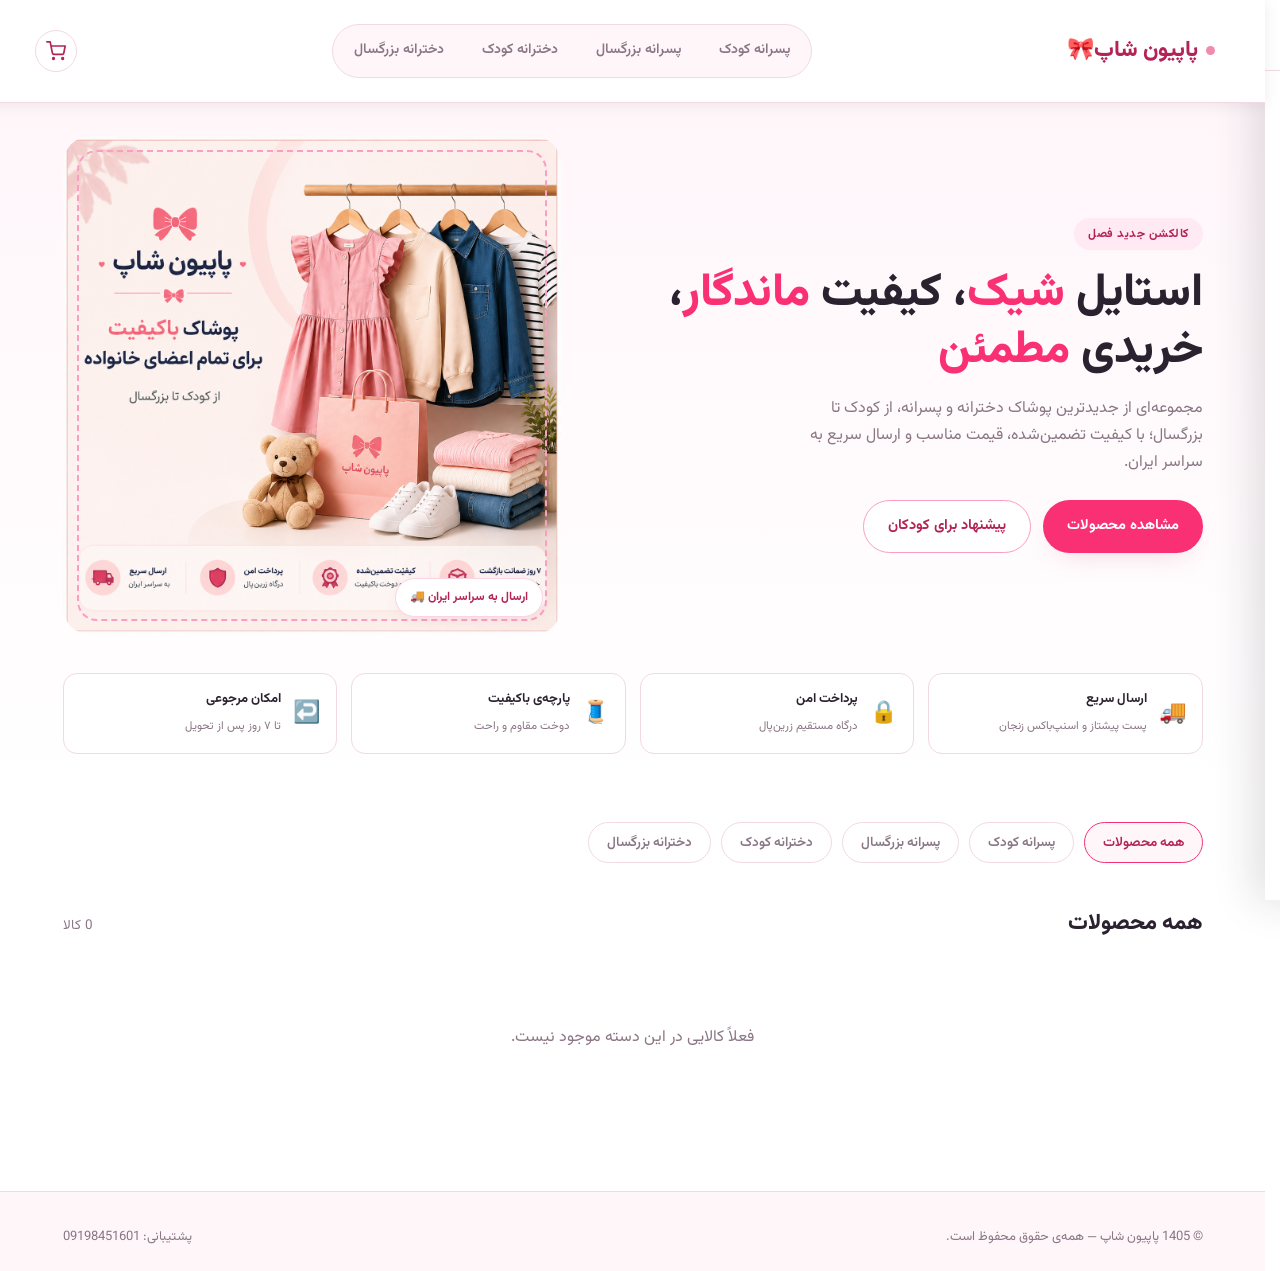
<file: index.html>
<!DOCTYPE html>
<html lang="fa" dir="rtl">
<head>
<meta charset="UTF-8">
<meta name="viewport" content="width=device-width, initial-scale=1.0">
<title>پاپیون | فروشگاه آنلاین لباس کودک و بزرگسال</title>
<link rel="preconnect" href="https://fonts.googleapis.com">
<link href="https://fonts.googleapis.com/css2?family=Vazirmatn:wght@400;500;600;700;800&display=swap" rel="stylesheet">
<link rel="stylesheet" href="css/style.css">
</head>
<body>

<header class="site-header">
  <div class="container header-inner">
    <button class="icon-btn nav-toggle" onclick="toggleMobileNav()" aria-label="باز کردن منو">
      <svg viewBox="0 0 24 24" fill="none" stroke-width="2" stroke-linecap="round"><path d="M4 6h16M4 12h16M4 18h16"/></svg>
    </button>

    <a href="index.html" class="logo"><span class="dot"></span>پاپیون شاپ🎀</a>

    <nav class="main-nav" id="mainNav">
      <div class="nav-head">
        <span>دسته‌بندی‌ها</span>
        <button class="close-btn" onclick="closeNav()" aria-label="بستن منو">
          <svg viewBox="0 0 24 24" fill="none" stroke-width="2" stroke-linecap="round"><path d="M18 6 6 18M6 6l12 12"/></svg>
        </button>
      </div>
      <a href="index.html?cat=boy-kids" data-cat="boy-kids">پسرانه کودک</a>
      <a href="index.html?cat=boy-adult" data-cat="boy-adult">پسرانه بزرگسال</a>
      <a href="index.html?cat=girl-kids" data-cat="girl-kids">دخترانه کودک</a>
      <a href="index.html?cat=girl-adult" data-cat="girl-adult">دخترانه بزرگسال</a>
    </nav>

    <div class="header-actions">
      <button class="icon-btn" onclick="openCart()" aria-label="سبد خرید">
        <svg viewBox="0 0 24 24" fill="none" stroke-width="2" stroke-linecap="round" stroke-linejoin="round"><circle cx="9" cy="21" r="1"/><circle cx="20" cy="21" r="1"/><path d="M1 1h4l2.68 13.39a2 2 0 0 0 2 1.61h9.72a2 2 0 0 0 2-1.61L23 6H6"/></svg>
        <span class="cart-count" id="cartCount">0</span>
      </button>
    </div>
  </div>
</header>

<section class="hero">
  <div class="container hero-inner">
    <div>
      <span class="hero-eyebrow">کالکشن جدید فصل</span>
        <h1>استایل <em>شیک</em>، کیفیت <em>ماندگار</em>، خریدی  <em>مطمئن</em></h1>      <p class="lead">مجموعه‌ای از جدیدترین پوشاک دخترانه و پسرانه، از کودک تا بزرگسال؛ با کیفیت تضمین‌شده، قیمت مناسب و ارسال سریع به سراسر ایران.</p>
      <div style="display:flex;gap:12px;flex-wrap:wrap;">
        <a href="#productGrid" class="btn btn-primary">مشاهده محصولات</a>
        <a href="index.html?cat=girl-kids" class="btn btn-outline">پیشنهاد برای کودکان</a>
      </div>
    </div>
<div class="hero-visual">
    <img src="assets/img/conteener.png"
         alt="پاپیون شاپ"
         class="hero-image">

    <span class="hero-badge">ارسال به سراسر ایران 🚚</span>
</div>
  </div>

  <div class="container">
    <div class="features-strip">
      <div class="feature-item">
        <span class="feature-icon">🚚</span>
        <div><b>ارسال سریع</b><small>پست پیشتاز و اسنپ‌باکس زنجان</small></div>
      </div>
      <div class="feature-item">
        <span class="feature-icon">🔒</span>
        <div><b>پرداخت امن</b><small>درگاه مستقیم زرین‌پال</small></div>
      </div>
      <div class="feature-item">
        <span class="feature-icon">🧵</span>
        <div><b>پارچه‌ی باکیفیت</b><small>دوخت مقاوم و راحت</small></div>
      </div>
      <div class="feature-item">
        <span class="feature-icon">↩️</span>
        <div><b>امکان مرجوعی</b><small>تا ۷ روز پس از تحویل</small></div>
      </div>
    </div>
  </div>
</section>

<main class="container">
  <div class="filters" id="filters">
    <button class="chip" data-cat="">همه محصولات</button>
    <button class="chip" data-cat="boy-kids">پسرانه کودک</button>
    <button class="chip" data-cat="boy-adult">پسرانه بزرگسال</button>
    <button class="chip" data-cat="girl-kids">دخترانه کودک</button>
    <button class="chip" data-cat="girl-adult">دخترانه بزرگسال</button>
  </div>

  <div class="section-title" id="productGrid">
    <h2 id="gridTitle">همه محصولات</h2>
    <span id="gridCount"></span>
  </div>
  <div class="grid" id="grid"></div>
</main>

<footer class="site-footer">
  <div class="container footer-inner">
    <span>© 1405 پاپیون شاپ — همه‌ی حقوق محفوظ است.</span>
    <span>پشتیبانی: 09198451601 </span>
  </div>
</footer>

<!-- سبد خرید -->
<div class="overlay" id="overlay"></div>
<aside class="cart-drawer" id="cartDrawer">
  <div class="cart-head">
    <h3>سبد خرید</h3>
    <button class="close-btn" onclick="closeCart()">
      <svg viewBox="0 0 24 24" fill="none" stroke-width="2" stroke-linecap="round"><path d="M18 6 6 18M6 6l12 12"/></svg>
    </button>
  </div>
  <div class="cart-items" id="cartItems"></div>
  <div class="cart-foot" id="cartFoot" style="display:none">
    <div class="cart-total-row"><span>جمع کل</span><span id="cartTotal">۰ تومان</span></div>
    <a href="checkout.html" class="btn btn-primary btn-block">ادامه فرآیند خرید</a>
  </div>
</aside>

<div class="toast" id="toast"></div>

<script src="js/config.js"></script>
<script src="js/app.js"></script>
<script>
const CAT_LABELS = {
  "": "همه محصولات",
  "boy-kids": "پسرانه کودک",
  "boy-adult": "پسرانه بزرگسال",
  "girl-kids": "دخترانه کودک",
  "girl-adult": "دخترانه بزرگسال"
};

function currentCat(){
  const params = new URLSearchParams(location.search);
  return params.get("cat") || "";
}

function markActiveNav(cat){
  document.querySelectorAll(".main-nav a").forEach(a=>{
    a.classList.toggle("active", a.dataset.cat === cat);
  });
  document.querySelectorAll(".chip").forEach(c=>{
    c.classList.toggle("active", c.dataset.cat === cat);
  });
}

function productCardHTML(p){
  const img = (p.images && p.images[0]) || "";
  const ribbon = !p.stock
    ? `<span class="ribbon out">ناموجود</span>`
    : (p.isNew ? `<span class="ribbon">جدید</span>` : "");
  return `
  <a class="card" href="product.html?id=${p.id}">
    <div class="card-media">
      <img src="${img}" alt="${p.name}" loading="lazy">
      ${ribbon}
    </div>
    <div class="card-body">
      <span class="card-cat">${CAT_LABELS[p.category] || ""}</span>
      <h3 class="card-name">${p.name}</h3>
      <p class="card-desc">${p.description}</p>
      <div class="card-footer">
        <span class="price">${formatPrice(p.price)}</span>
        <button type="button" class="add-btn" data-id="${p.id}" aria-label="افزودن سریع به سبد خرید" ${p.stock ? "" : "disabled"}>
          <svg viewBox="0 0 24 24" fill="none" stroke-width="2" stroke-linecap="round"><path d="M12 5v14M5 12h14"/></svg>
        </button>
      </div>
    </div>
  </a>`;
}

async function renderGrid(){
  const cat = currentCat();
  markActiveNav(cat);
  document.getElementById("gridTitle").textContent = CAT_LABELS[cat] || "همه محصولات";

  const all = await loadAllProducts();
  const list = cat ? all.filter(p=>p.category===cat) : all;
  document.getElementById("gridCount").textContent = `${list.length} کالا`;

  const grid = document.getElementById("grid");
  if(list.length===0){
    grid.innerHTML = `<div class="empty-state" style="grid-column:1/-1">فعلاً کالایی در این دسته موجود نیست.</div>`;
    return;
  }
  grid.innerHTML = list.map(productCardHTML).join("");
}

document.getElementById("filters").addEventListener("click", (e)=>{
  const chip = e.target.closest(".chip");
  if(!chip) return;
  const cat = chip.dataset.cat;
  const url = cat ? `index.html?cat=${cat}` : "index.html";
  history.pushState({}, "", url);
  renderGrid();
});

// افزودن سریع به سبد از روی کارت محصول، بدون رفتن به صفحه‌ی جزئیات
document.getElementById("grid").addEventListener("click", async (e)=>{
  const btn = e.target.closest(".add-btn");
  if(!btn) return;
  e.preventDefault();
  e.stopPropagation();
  const id = btn.dataset.id;
  const all = await loadAllProducts();
  const p = all.find(x => x.id === id);
  if(!p) return;
  if(!p.stock){ showToast("این کالا ناموجود است"); return; }
  addToCart(p, 1, (p.sizes && p.sizes[0]) || null, (p.colors && p.colors[0]) || null);
});

renderGrid();
</script>
</body>
</html>
</file>
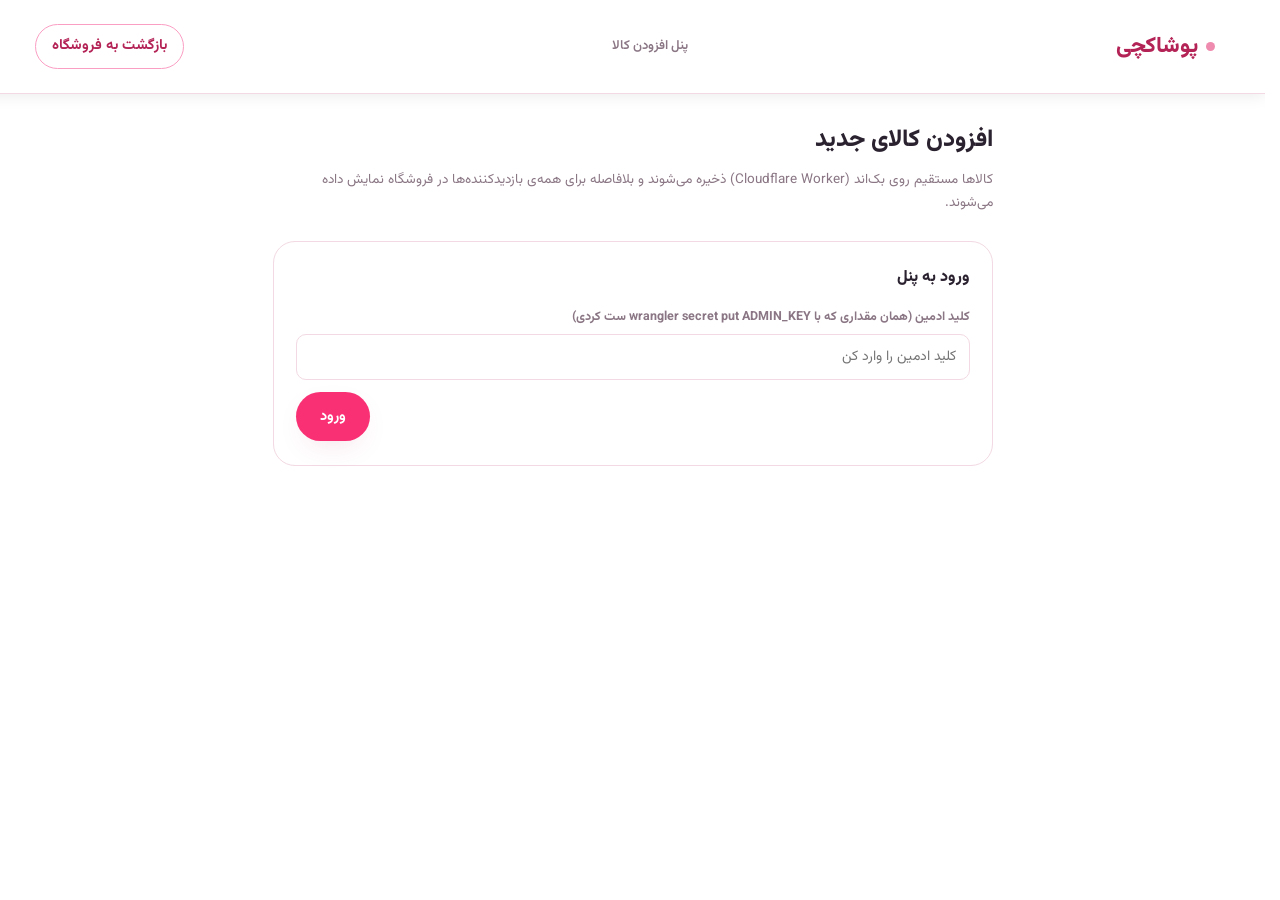
<file: admin.html>
<!DOCTYPE html>
<html lang="fa" dir="rtl">
<head>
<meta charset="UTF-8">
<meta name="viewport" content="width=device-width, initial-scale=1.0">
<title>افزودن کالا | پوشاکچی</title>
<link rel="preconnect" href="https://fonts.googleapis.com">
<link href="https://fonts.googleapis.com/css2?family=Vazirmatn:wght@400;500;600;700;800&display=swap" rel="stylesheet">
<link rel="stylesheet" href="css/style.css">
</head>
<body>

<header class="site-header">
  <div class="container header-inner">
    <a href="index.html" class="logo"><span class="dot"></span> پوشاکچی</a>
    <span style="font-size:13px;color:var(--muted);font-weight:600;">پنل افزودن کالا</span>
    <a href="index.html" class="btn btn-outline" style="padding:9px 16px">بازگشت به فروشگاه</a>
  </div>
</header>

<div class="admin-wrap">
  <div class="admin-header">
    <h1>افزودن کالای جدید</h1>
    <p>کالاها مستقیم روی بک‌اند (Cloudflare Worker) ذخیره می‌شوند و بلافاصله برای همه‌ی بازدیدکننده‌ها در فروشگاه نمایش داده می‌شوند.</p>
  </div>

  <!-- ورود با کلید ادمین -->
  <div class="panel" id="loginPanel">
    <h3>ورود به پنل</h3>
    <div class="form-grid">
      <div class="form-field full">
        <label>کلید ادمین (همان مقداری که با wrangler secret put ADMIN_KEY ست کردی)</label>
        <input type="password" id="adminKeyInput" placeholder="کلید ادمین را وارد کن">
      </div>
    </div>
    <div style="text-align:left;margin-top:12px">
      <button class="btn btn-primary" onclick="loginAdmin()">ورود</button>
    </div>
    <p id="loginError" style="color:var(--danger);font-size:12.5px;margin-top:8px;display:none">کلید نادرست است یا بک‌اند در دسترس نیست.</p>
  </div>

  <!-- محتوای پنل (بعد از ورود) -->
  <div id="adminContent" style="display:none">
    <div class="note-box">
      کالاهایی که اینجا اضافه می‌کنی مستقیم روی بک‌اند ذخیره می‌شوند (نه فقط روی این مرورگر) — یعنی برای همه‌ی
      بازدیدکننده‌های سایت، روی هر دستگاهی، بلافاصله قابل مشاهده‌اند.
    </div>

    <form id="productForm">
      <div class="form-grid">
        <div class="form-field full">
          <label>نام کالا</label>
          <input type="text" id="pName" placeholder="مثلاً پیراهن دخترانه گلدار" required>
        </div>

        <div class="form-field">
          <label>دسته‌بندی</label>
          <select id="pCategory" required>
            <option value="boy-kids">پسرانه کودک</option>
            <option value="boy-adult">پسرانه بزرگسال</option>
            <option value="girl-kids">دخترانه کودک</option>
            <option value="girl-adult">دخترانه بزرگسال</option>
          </select>
        </div>

        <div class="form-field">
          <label>قیمت (تومان)</label>
          <input type="number" id="pPrice" min="0" step="1000" placeholder="مثلاً 450000" required>
        </div>

        <div class="form-field">
          <label>سایزها (با کاما جدا کنید)</label>
          <input type="text" id="pSizes" placeholder="مثلاً S, M, L یا 4-5 سال, 6-7 سال">
        </div>
        <div class="form-field">
          <label>رنگ‌ها (با کاما جدا کنید)</label>
          <input type="text" id="pColors" placeholder="مثلاً صورتی, سفید">
        </div>

        <div class="form-field full">
          <label>توضیحات</label>
          <textarea id="pDesc" placeholder="توضیح کوتاه درباره پارچه، برش و کاربرد"></textarea>
        </div>

        <div class="form-field full">
          <label>موجودی</label>
          <select id="pStock">
            <option value="true">موجود</option>
            <option value="false">ناموجود</option>
          </select>
        </div>

        <div class="form-field full">
          <label>تصاویر کالا</label>
          <label class="img-drop" for="pImages">برای انتخاب یک یا چند عکس کلیک کنید</label>
          <input type="file" id="pImages" accept="image/*" multiple style="display:none">
          <div class="img-preview-row" id="imgPreviewRow"></div>
        </div>
      </div>

      <div style="text-align:left;margin-top:18px">
        <button type="submit" class="btn btn-primary" id="submitBtn">افزودن کالا به فروشگاه</button>
      </div>
    </form>

    <hr class="stitch" style="margin:34px 0">

    <div style="display:flex;align-items:center;justify-content:space-between;flex-wrap:wrap;gap:10px">
      <h3 style="font-size:16px">کالاهای فعلی فروشگاه</h3>
      <button class="btn btn-outline" onclick="renderTable()">بازخوانی لیست</button>
    </div>

    <div class="table-wrap">
      <table>
        <thead>
          <tr><th>نام</th><th>دسته</th><th>قیمت</th><th>موجودی</th><th></th></tr>
        </thead>
        <tbody id="productsTableBody"></tbody>
      </table>
    </div>
  </div>
</div>

<div class="toast" id="toast"></div>

<script src="js/config.js"></script>
<script src="js/app.js"></script>
<script>
const ADMIN_KEY_STORAGE = "storefa_admin_key";
let selectedImages = []; // data URLs

function adminKey(){
  return sessionStorage.getItem(ADMIN_KEY_STORAGE) || "";
}

async function loginAdmin(){
  const key = document.getElementById("adminKeyInput").value.trim();
  if(!key){ showToast("کلید ادمین را وارد کن"); return; }

  // یک درخواست آزمایشی (حذفِ یک آیدی الکی) برای سنجش صحت کلید بدون تغییر داده
  try{
    const res = await fetch(`${API_BASE}/api/products/__probe__`, {
      method: "DELETE",
      headers: { "x-admin-key": key }
    });
    if(res.status === 401){
      document.getElementById("loginError").style.display = "block";
      return;
    }
    // 401 یعنی کلید غلط. هر وضعیت دیگری (404 چون محصولی به این آیدی نیست) یعنی کلید درست است.
    sessionStorage.setItem(ADMIN_KEY_STORAGE, key);
    document.getElementById("loginPanel").style.display = "none";
    document.getElementById("adminContent").style.display = "block";
    renderTable();
  }catch(e){
    document.getElementById("loginError").textContent = "امکان اتصال به بک‌اند وجود ندارد. آدرس API_BASE در js/config.js را چک کن.";
    document.getElementById("loginError").style.display = "block";
  }
}

document.getElementById("pImages").addEventListener("change", (e)=>{
  const files = Array.from(e.target.files);
  files.forEach(file=>{
    const reader = new FileReader();
    reader.onload = ()=>{
      selectedImages.push(reader.result);
      renderImgPreview();
    };
    reader.readAsDataURL(file);
  });
});

function renderImgPreview(){
  const row = document.getElementById("imgPreviewRow");
  row.innerHTML = selectedImages.map((src,i)=>`
    <div class="img-preview">
      <img src="${src}">
      <button type="button" onclick="removeImg(${i})">×</button>
    </div>`).join("");
}
function removeImg(i){
  selectedImages.splice(i,1);
  renderImgPreview();
}

document.getElementById("productForm").addEventListener("submit", async (e)=>{
  e.preventDefault();
  const name = document.getElementById("pName").value.trim();
  const category = document.getElementById("pCategory").value;
  const price = parseInt(document.getElementById("pPrice").value, 10);
  const description = document.getElementById("pDesc").value.trim();
  const sizes = document.getElementById("pSizes").value.split(",").map(s=>s.trim()).filter(Boolean);
  const colors = document.getElementById("pColors").value.split(",").map(s=>s.trim()).filter(Boolean);
  const stock = document.getElementById("pStock").value === "true";

  if(!name || !category || !price){
    showToast("لطفاً فیلدهای الزامی را پر کنید");
    return;
  }
  if(selectedImages.length === 0){
    showToast("حداقل یک تصویر برای کالا انتخاب کنید");
    return;
  }

  const btn = document.getElementById("submitBtn");
  btn.disabled = true;
  btn.textContent = "در حال ارسال به بک‌اند...";

  try{
    const res = await fetch(`${API_BASE}/api/products`, {
      method: "POST",
      headers: { "Content-Type": "application/json", "x-admin-key": adminKey() },
      body: JSON.stringify({ name, description, category, price, images: selectedImages, sizes, colors, stock })
    });
    const data = await res.json();
    if(!data.ok){
      showToast(data.error || "خطا در ثبت کالا");
    }else{
      showToast("کالا با موفقیت اضافه شد ✅");
      document.getElementById("productForm").reset();
      selectedImages = [];
      renderImgPreview();
      renderTable();
    }
  }catch(err){
    showToast("امکان اتصال به بک‌اند وجود ندارد");
  }finally{
    btn.disabled = false;
    btn.textContent = "افزودن کالا به فروشگاه";
  }
});

async function renderTable(){
  invalidateProductsCache(); // پنل ادمین همیشه باید آخرین وضعیت واقعی را نشان بدهد
  const all = await loadAllProducts();
  const CAT_LABELS = {
    "boy-kids": "پسرانه کودک","boy-adult": "پسرانه بزرگسال",
    "girl-kids": "دخترانه کودک","girl-adult": "دخترانه بزرگسال"
  };
  const body = document.getElementById("productsTableBody");
  if(all.length === 0){
    body.innerHTML = `<tr><td colspan="5" style="text-align:center;color:var(--muted)">هنوز کالایی ثبت نشده</td></tr>`;
    return;
  }
  body.innerHTML = all.map(p=>`
    <tr>
      <td>${p.name}</td>
      <td>${CAT_LABELS[p.category]||p.category}</td>
      <td>${formatPrice(p.price)}</td>
      <td><span class="pill-tiny">${p.stock ? "موجود" : "ناموجود"}</span></td>
      <td><button class="del-row" onclick="deleteProduct('${p.id}')">حذف</button></td>
    </tr>`).join("");
}

async function deleteProduct(id){
  if(!confirm("این کالا حذف شود؟")) return;
  try{
    const res = await fetch(`${API_BASE}/api/products/${id}`, {
      method: "DELETE",
      headers: { "x-admin-key": adminKey() }
    });
    const data = await res.json();
    if(!data.ok){
      showToast(data.error || "خطا در حذف کالا");
      return;
    }
    showToast("کالا حذف شد");
    renderTable();
  }catch(e){
    showToast("امکان اتصال به بک‌اند وجود ندارد");
  }
}

// اگر قبلاً وارد شده (همین تب مرورگر)، مستقیم پنل را نشان بده
if(adminKey()){
  document.getElementById("loginPanel").style.display = "none";
  document.getElementById("adminContent").style.display = "block";
  renderTable();
}
</script>
</body>
</html>
</file>
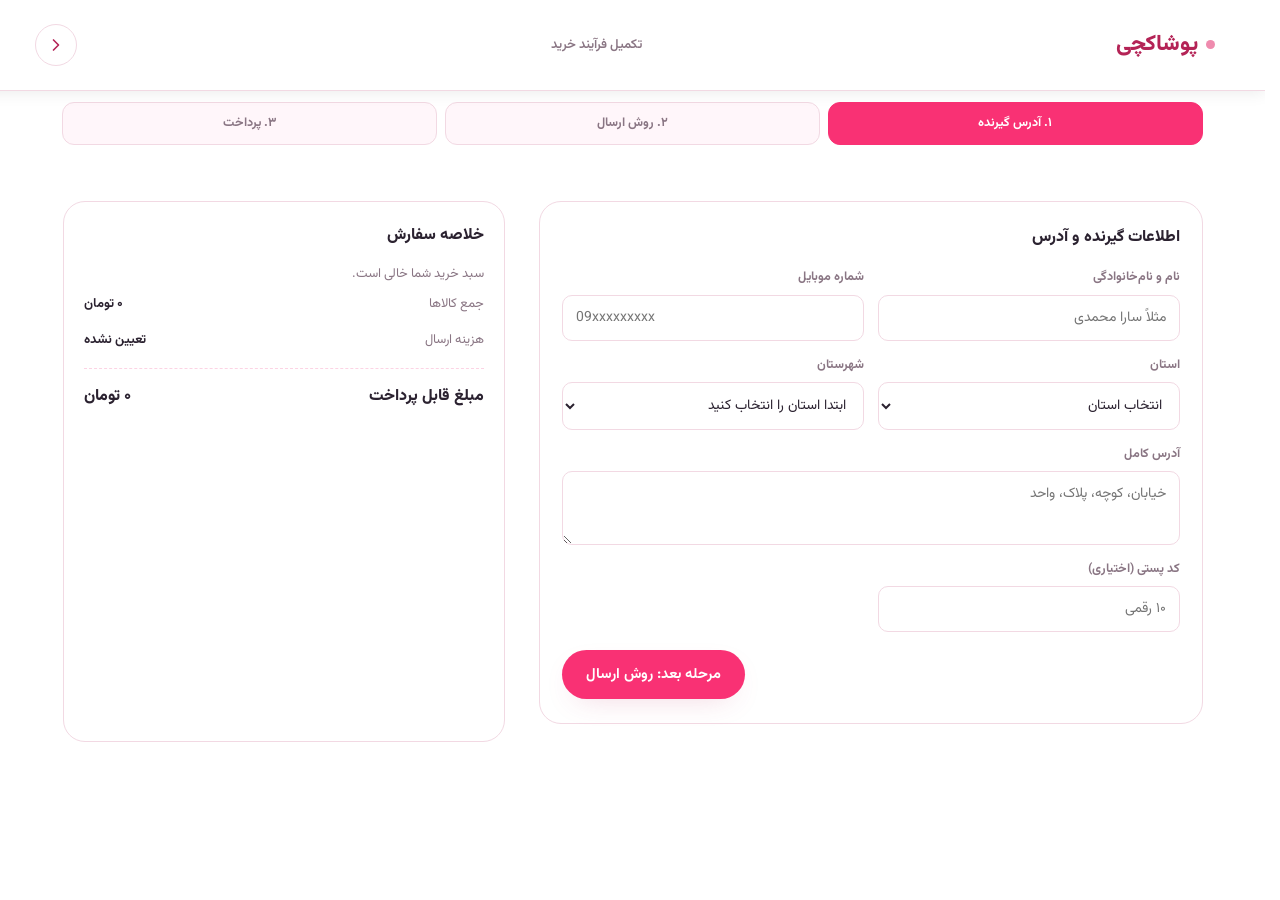
<file: checkout.html>
<!DOCTYPE html>
<html lang="fa" dir="rtl">
<head>
<meta charset="UTF-8">
<meta name="viewport" content="width=device-width, initial-scale=1.0">
<title>تکمیل خرید | پوشاکچی</title>
<link rel="preconnect" href="https://fonts.googleapis.com">
<link href="https://fonts.googleapis.com/css2?family=Vazirmatn:wght@400;500;600;700;800&display=swap" rel="stylesheet">
<link rel="stylesheet" href="css/style.css">
</head>
<body>

<header class="site-header">
  <div class="container header-inner">
    <a href="index.html" class="logo"><span class="dot"></span> پوشاکچی</a>
    <span style="font-size:13px;color:var(--muted);font-weight:600;">تکمیل فرآیند خرید</span>
    <a href="index.html" class="icon-btn" aria-label="بازگشت به فروشگاه" title="بازگشت به فروشگاه">
      <svg viewBox="0 0 24 24" fill="none" stroke-width="2" stroke-linecap="round" stroke-linejoin="round"><path d="M9 18l6-6-6-6"/></svg>
    </a>
  </div>
</header>

<main class="container">

  <div id="checkoutRoot">
    <div class="steps" style="margin-top:22px">
      <div class="step active" id="stepTab1">۱. آدرس گیرنده</div>
      <div class="step" id="stepTab2">۲. روش ارسال</div>
      <div class="step" id="stepTab3">۳. پرداخت</div>
    </div>

    <div class="checkout-wrap">
      <div>
        <!-- STEP 1: ADDRESS -->
        <section class="panel" id="panelAddress">
          <h3>اطلاعات گیرنده و آدرس</h3>
          <div class="form-grid">
            <div class="form-field">
              <label>نام و نام‌خانوادگی</label>
              <input type="text" id="fName" placeholder="مثلاً سارا محمدی">
              <span class="field-error">نام گیرنده را وارد کنید</span>
            </div>
            <div class="form-field">
              <label>شماره موبایل</label>
              <input type="tel" id="fPhone" placeholder="09xxxxxxxxx" maxlength="11">
              <span class="field-error">شماره موبایل معتبر وارد کنید</span>
            </div>
            <div class="form-field">
              <label>استان</label>
              <select id="fProvince"><option value="">انتخاب استان</option></select>
              <span class="field-error">استان را انتخاب کنید</span>
            </div>
            <div class="form-field">
              <label>شهرستان</label>
              <select id="fCity"><option value="">ابتدا استان را انتخاب کنید</option></select>
              <span class="field-error">شهرستان را انتخاب کنید</span>
            </div>
            <div class="form-field full">
              <label>آدرس کامل</label>
              <textarea id="fAddress" placeholder="خیابان، کوچه، پلاک، واحد"></textarea>
              <span class="field-error">آدرس کامل را وارد کنید</span>
            </div>
            <div class="form-field">
              <label>کد پستی (اختیاری)</label>
              <input type="text" id="fPostal" maxlength="10" placeholder="۱۰ رقمی">
            </div>
          </div>
          <div style="text-align:left;margin-top:18px">
            <button class="btn btn-primary" onclick="goToStep(2)">مرحله بعد: روش ارسال</button>
          </div>
        </section>

        <!-- STEP 2: SHIPPING -->
        <section class="panel" id="panelShipping" style="display:none">
          <h3>روش ارسال</h3>
          <div class="ship-options">
            <label class="option-card" id="shipPishtazCard">
              <input type="radio" name="shipping" value="pishtaz" onchange="selectShipping('pishtaz')">
              <div style="flex:1">
                <div class="ot">پست پیشتاز</div>
                <div class="os">ارسال به سراسر ایران، ۲ تا ۴ روز کاری</div>
              </div>
              <div class="price-tag">۱۷۰,۰۰۰ تومان</div>
            </label>

            <label class="option-card" id="shipSnappCard">
              <input type="radio" name="shipping" value="snapp" onchange="selectShipping('snapp')">
              <div style="flex:1">
                <div class="ot">پیک اسنپ‌باکس</div>
                <div class="os">فقط مخصوص شهر زنجان — هزینه ارسال بر عهده‌ی مشتری و در محل به پیک پرداخت می‌شود</div>
              </div>
              <div class="price-tag" style="color:var(--muted);font-size:12px">در محل</div>
            </label>
          </div>
          <div class="hint-box" id="snappHint" style="display:none">
            گزینه‌ی پیک اسنپ‌باکس فقط برای شهر «زنجان» فعال می‌شود. برای فعال شدن این گزینه، شهرستان را در مرحله‌ی قبل «زنجان» انتخاب کنید.
          </div>
          <div style="display:flex;justify-content:space-between;margin-top:18px">
            <button class="btn btn-outline" onclick="goToStep(1)">مرحله قبل</button>
            <button class="btn btn-primary" onclick="goToStep(3)">مرحله بعد: پرداخت</button>
          </div>
        </section>

        <!-- STEP 3: PAYMENT -->
        <section class="panel" id="panelPayment" style="display:none">
          <h3>روش پرداخت</h3>
          <div class="pay-options">
            <label class="option-card selected">
              <input type="radio" name="payment" value="zarinpal" checked>
              <div style="flex:1">
                <div class="ot">درگاه پرداخت زرین‌پال</div>
                <div class="os">پرداخت امن آنلاین از طریق تمام کارت‌های بانکی عضو شتاب</div>
              </div>
            </label>
          </div>
          <div style="display:flex;justify-content:space-between;margin-top:18px">
            <button class="btn btn-outline" onclick="goToStep(2)">مرحله قبل</button>
            <button class="btn btn-primary" id="payBtn" onclick="doPayment()">پرداخت و ثبت نهایی سفارش</button>
          </div>
        </section>
      </div>

      <!-- SUMMARY -->
      <aside class="summary-card" id="summaryCard">
        <h3>خلاصه سفارش</h3>
        <div id="summaryItems"></div>
        <div class="summary-item"><span>جمع کالاها</span><b id="sumItemsTotal">۰ تومان</b></div>
        <div class="summary-item"><span>هزینه ارسال</span><b id="sumShip">تعیین نشده</b></div>
        <div class="summary-total"><span>مبلغ قابل پرداخت</span><span id="sumGrand">۰ تومان</span></div>
      </aside>
    </div>
  </div>

  <!-- RESULT -->
  <div class="result-box" id="resultBox" style="display:none">
    <div class="icon" id="resultIcon">
      <svg viewBox="0 0 24 24" fill="none" stroke-width="2" stroke-linecap="round" stroke-linejoin="round"><path d="M20 6 9 17l-5-5"/></svg>
    </div>
    <h2 id="resultTitle">سفارش شما با موفقیت ثبت شد</h2>
    <p id="resultText">کد پیگیری سفارش شما به شماره موبایل ثبت‌شده ارسال خواهد شد.</p>
    <a href="index.html" class="btn btn-primary" id="resultBtn">بازگشت به فروشگاه</a>
  </div>
</main>

<div class="toast" id="toast"></div>

<script src="js/config.js"></script>
<script src="js/data.js"></script>
<script src="js/app.js"></script>
<script>
let selectedShipping = null;
let cachedProducts = [];

function fillProvinces(){
  const sel = document.getElementById("fProvince");
  Object.keys(PROVINCES).forEach(p=>{
    const opt = document.createElement("option");
    opt.value = p; opt.textContent = p;
    sel.appendChild(opt);
  });
}

function fillCities(province){
  const sel = document.getElementById("fCity");
  sel.innerHTML = "";
  if(!province){
    sel.innerHTML = `<option value="">ابتدا استان را انتخاب کنید</option>`;
    return;
  }
  sel.innerHTML = `<option value="">انتخاب شهرستان</option>`;
  (PROVINCES[province]||[]).forEach(c=>{
    const opt = document.createElement("option");
    opt.value = c; opt.textContent = c;
    sel.appendChild(opt);
  });
}

document.getElementById("fProvince").addEventListener("change", (e)=>{
  fillCities(e.target.value);
  updateSnappAvailability();
});
document.getElementById("fCity").addEventListener("change", updateSnappAvailability);

function updateSnappAvailability(){
  const city = document.getElementById("fCity").value;
  const isZanjan = city === "زنجان";
  const card = document.getElementById("shipSnappCard");
  const hint = document.getElementById("snappHint");
  card.classList.toggle("disabled", !isZanjan);
  card.querySelector("input").disabled = !isZanjan;
  if(!isZanjan && selectedShipping === "snapp"){
    selectedShipping = null;
    card.classList.remove("selected");
    updateSummary();
  }
  hint.style.display = isZanjan ? "none" : "block";
}

function selectShipping(type){
  selectedShipping = type;
  document.getElementById("shipPishtazCard").classList.toggle("selected", type==="pishtaz");
  document.getElementById("shipSnappCard").classList.toggle("selected", type==="snapp");
  updateSummary();
}

function goToStep(n){
  // validate step 1 before leaving
  if(n===2){
    if(!validateAddress()) return;
  }
  if(n===3){
    if(!selectedShipping){
      showToast("لطفاً روش ارسال را انتخاب کنید");
      return;
    }
  }
  [1,2,3].forEach(i=>{
    document.getElementById("panel"+["Address","Shipping","Payment"][i-1]).style.display = i===n ? "block":"none";
    const tab = document.getElementById("stepTab"+i);
    tab.classList.remove("active","done");
    if(i===n) tab.classList.add("active");
    else if(i<n) tab.classList.add("done");
  });
  window.scrollTo({top:0, behavior:"smooth"});
}

function markInvalid(id, invalid){
  document.getElementById(id).closest(".form-field").classList.toggle("invalid", invalid);
}

function validateAddress(){
  const name = document.getElementById("fName").value.trim();
  const phone = document.getElementById("fPhone").value.trim();
  const province = document.getElementById("fProvince").value;
  const city = document.getElementById("fCity").value;
  const address = document.getElementById("fAddress").value.trim();

  let ok = true;
  markInvalid("fName", !name); if(!name) ok=false;
  const phoneOk = /^09\d{9}$/.test(phone);
  markInvalid("fPhone", !phoneOk); if(!phoneOk) ok=false;
  markInvalid("fProvince", !province); if(!province) ok=false;
  markInvalid("fCity", !city); if(!city) ok=false;
  markInvalid("fAddress", !address); if(!address) ok=false;

  if(!ok) showToast("لطفاً فیلدهای مشخص‌شده را تکمیل کنید");
  return ok;
}

async function updateSummary(){
  cachedProducts = await reconcileCart(); // کالاهای حذف‌شده را قبل از محاسبه پاک می‌کند
  const cart = getCart();
  const itemsWrap = document.getElementById("summaryItems");

  if(cart.length===0){
    itemsWrap.innerHTML = `<p style="color:var(--muted);font-size:13px">سبد خرید شما خالی است.</p>`;
    document.getElementById("payBtn").disabled = true;
  }else{
    itemsWrap.innerHTML = cart.map(item=>{
      const p = cachedProducts.find(pp=>pp.id===item.id);
      if(!p) return "";
      return `<div class="summary-item"><span>${p.name} × ${item.qty}</span><b>${formatPrice(p.price*item.qty)}</b></div>`;
    }).join("");
  }

  const itemsTotal = getCartTotal(cachedProducts, cart);
  document.getElementById("sumItemsTotal").textContent = formatPrice(itemsTotal);

  let shipText = "تعیین نشده";
  let shipCost = 0;
  if(selectedShipping === "pishtaz"){ shipText = formatPrice(170000); shipCost = 170000; }
  else if(selectedShipping === "snapp"){ shipText = "در محل (بر عهده مشتری)"; shipCost = 0; }

  document.getElementById("sumShip").textContent = shipText;
  document.getElementById("sumGrand").textContent = formatPrice(itemsTotal + shipCost);
}

async function doPayment(){
  await reconcileCart();
  const cart = getCart();
  if(cart.length===0){
    showToast("سبد خرید شما خالی است");
    return;
  }
  const btn = document.getElementById("payBtn");
  btn.disabled = true;
  btn.textContent = "در حال اتصال به درگاه زرین‌پال...";

  const payload = {
    name: document.getElementById("fName").value.trim(),
    phone: document.getElementById("fPhone").value.trim(),
    province: document.getElementById("fProvince").value,
    city: document.getElementById("fCity").value,
    address: document.getElementById("fAddress").value.trim(),
    postalCode: document.getElementById("fPostal").value.trim(),
    shippingMethod: selectedShipping,
    items: cart.map(i=>({ id:i.id, qty:i.qty, size:i.size, color:i.color }))
  };

  fetch(`${API_BASE}/api/payment/request`, {
    method: "POST",
    headers: { "Content-Type": "application/json" },
    body: JSON.stringify(payload)
  })
  .then(res => res.json())
  .then(data => {
    if(!data.ok){
      showToast(data.error || "خطا در اتصال به درگاه پرداخت");
      btn.disabled = false;
      btn.textContent = "پرداخت و ثبت نهایی سفارش";
      return;
    }
    // انتقال به درگاه واقعی زرین‌پال — سبد خرید بعد از تایید نهایی سرور پاک می‌شود
    location.href = data.paymentUrl;
  })
  .catch(()=>{
    showToast("امکان اتصال به سرور پرداخت وجود ندارد");
    btn.disabled = false;
    btn.textContent = "پرداخت و ثبت نهایی سفارش";
  });
}

/* ---------- بازگشت از درگاه زرین‌پال ----------
   زرین‌پال کاربر را به checkout.html?status=success|failed&orderId=...
   هدایت می‌کند. وضعیتِ واقعی همیشه از سرور (GET /api/order/:id) خوانده
   می‌شود، نه از روی همین query string که قابل دستکاری است. */
async function handleReturnFromGateway(){
  const params = new URLSearchParams(location.search);
  const status = params.get("status");
  const orderId = params.get("orderId");
  if(!status || !orderId) return false;

  document.getElementById("checkoutRoot").style.display = "none";
  const box = document.getElementById("resultBox");
  box.style.display = "block";

  try{
    const res = await fetch(`${API_BASE}/api/order/${orderId}`);
    const data = await res.json();

    if(data.ok && data.status === "paid"){
      document.getElementById("resultIcon").classList.remove("fail");
      document.getElementById("resultTitle").textContent = "سفارش شما با موفقیت ثبت شد";
      document.getElementById("resultText").textContent =
        `کد پیگیری: ${data.refId} — مبلغ ${formatPrice(data.total)} با موفقیت پرداخت شد.`;
      localStorage.removeItem(CART_KEY);
      updateCartCountBadge();
    }else{
      showFailedResult();
    }
  }catch(e){
    showFailedResult();
  }
  return true;
}

function showFailedResult(){
  document.getElementById("resultIcon").classList.add("fail");
  document.getElementById("resultIcon").innerHTML =
    `<svg viewBox="0 0 24 24" fill="none" stroke-width="2" stroke-linecap="round"><path d="M18 6 6 18M6 6l12 12"/></svg>`;
  document.getElementById("resultTitle").textContent = "پرداخت ناموفق بود";
  document.getElementById("resultText").textContent = "مبلغی از حساب شما کسر نشده است. می‌توانید دوباره تلاش کنید.";
  document.getElementById("resultBtn").textContent = "بازگشت و تلاش مجدد";
  document.getElementById("resultBtn").href = "checkout.html";
}

fillProvinces();
updateSnappAvailability();
updateSummary();
handleReturnFromGateway();
</script>
</body>
</html>
</file>
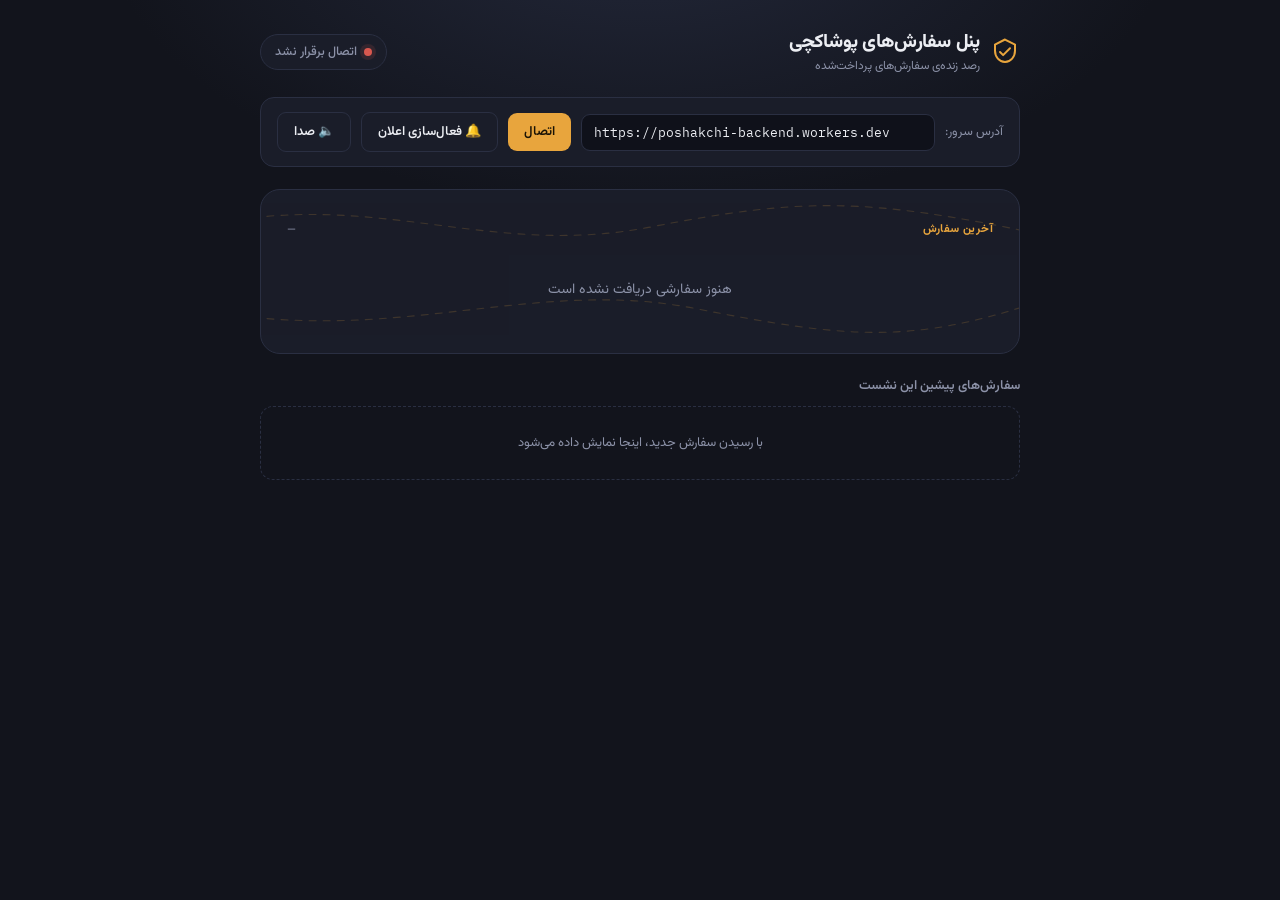
<file: orders-panel.html>
<!DOCTYPE html>
<html lang="fa" dir="rtl">
<head>
<meta charset="UTF-8">
<meta name="viewport" content="width=device-width, initial-scale=1.0">
<title>پنل سفارش‌های پوشاکچی</title>
<link rel="preconnect" href="https://fonts.googleapis.com">
<link href="https://fonts.googleapis.com/css2?family=Vazirmatn:wght@400;500;600;700;800&family=IBM+Plex+Mono:wght@400;500&display=swap" rel="stylesheet">
<style>
  :root{
    --bg:#12141c;
    --panel:#1a1d29;
    --panel-2:#20243350;
    --line:#2a2f42;
    --text:#eceef3;
    --muted:#8c92a8;
    --accent:#e8a53d;
    --accent-dim:#e8a53d22;
    --good:#4fa87a;
    --good-dim:#4fa87a22;
    --bad:#d9584f;
    --bad-dim:#d9584f22;
  }
  *{box-sizing:border-box;}
  html,body{margin:0;padding:0;}
  body{
    background:
      radial-gradient(ellipse 900px 500px at 50% -10%, #23283a 0%, transparent 60%),
      var(--bg);
    color:var(--text);
    font-family:'Vazirmatn', sans-serif;
    min-height:100vh;
    padding:28px 16px 60px;
  }
  .mono{font-family:'IBM Plex Mono', monospace;}
  .wrap{max-width:760px;margin:0 auto;}

  /* ---------- header ---------- */
  header{
    display:flex; align-items:center; justify-content:space-between;
    gap:12px; margin-bottom:22px; flex-wrap:wrap;
  }
  .brand{display:flex; align-items:center; gap:10px;}
  .brand svg{width:30px; height:30px; flex-shrink:0;}
  .brand h1{font-size:19px; font-weight:800; margin:0; letter-spacing:-.2px;}
  .brand p{margin:0; font-size:12px; color:var(--muted);}

  .status-pill{
    display:flex; align-items:center; gap:7px;
    background:var(--panel); border:1px solid var(--line);
    padding:7px 14px; border-radius:999px; font-size:12.5px; font-weight:500;
    color:var(--muted);
  }
  .dot{width:8px; height:8px; border-radius:50%; background:var(--muted); transition:background .3s;}
  .status-pill.ok .dot{background:var(--good); box-shadow:0 0 0 4px var(--good-dim);}
  .status-pill.err .dot{background:var(--bad); box-shadow:0 0 0 4px var(--bad-dim);}
  .status-pill.wait .dot{background:var(--accent); box-shadow:0 0 0 4px var(--accent-dim); animation:pulse 1.4s infinite;}
  @keyframes pulse{0%,100%{opacity:1;}50%{opacity:.4;}}

  /* ---------- settings bar ---------- */
  .settings{
    background:var(--panel); border:1px solid var(--line); border-radius:14px;
    padding:14px 16px; margin-bottom:22px;
    display:flex; gap:10px; flex-wrap:wrap; align-items:center;
  }
  .settings label{font-size:12.5px; color:var(--muted); white-space:nowrap;}
  .settings input[type=text]{
    flex:1; min-width:220px; background:#0f111a; border:1px solid var(--line);
    color:var(--text); padding:9px 12px; border-radius:9px; font-size:13px;
    font-family:'IBM Plex Mono', monospace; direction:ltr; text-align:left;
  }
  .settings input[type=text]:focus{outline:none; border-color:var(--accent);}
  button{
    font-family:'Vazirmatn', sans-serif; cursor:pointer; border:none;
    border-radius:9px; padding:9px 16px; font-size:13px; font-weight:600;
    transition:transform .15s, opacity .15s;
  }
  button:active{transform:scale(.96);}
  .btn-primary{background:var(--accent); color:#1a1305;}
  .btn-ghost{background:transparent; border:1px solid var(--line); color:var(--text);}
  .btn-ghost.on{border-color:var(--good); color:var(--good); background:var(--good-dim);}

  /* ---------- hero: latest order ---------- */
  .hero{
    position:relative; background:var(--panel); border:1px solid var(--line);
    border-radius:20px; padding:30px 26px 26px; margin-bottom:22px; overflow:hidden;
  }
  .stitch-svg{position:absolute; inset:0; width:100%; height:100%; opacity:.5; pointer-events:none;}
  .stitch-path{
    fill:none; stroke:var(--accent); stroke-width:1.5; stroke-dasharray:6 7;
    stroke-linecap:round; opacity:.35;
  }
  .stitch-path.flash{
    animation:stitchIn 1.1s ease-out;
  }
  @keyframes stitchIn{
    0%{stroke-dashoffset:900; opacity:0;}
    15%{opacity:.9;}
    100%{stroke-dashoffset:0; opacity:.35;}
  }
  .hero-top{display:flex; align-items:center; justify-content:space-between; position:relative; z-index:1;}
  .eyebrow{font-size:11.5px; color:var(--accent); font-weight:700; letter-spacing:.4px;}
  .hero-time{font-size:11.5px; color:var(--muted);}
  .hero-body{
    position:relative; z-index:1; margin-top:16px; font-size:15px; line-height:2.05;
    white-space:pre-wrap; color:var(--text);
  }
  .hero-body.empty{color:var(--muted); font-size:14px; text-align:center; padding:22px 0;}

  /* ---------- history ---------- */
  .section-title{font-size:13px; color:var(--muted); margin:0 0 10px 4px; font-weight:600;}
  .history{display:flex; flex-direction:column; gap:9px;}
  .history-item{
    background:var(--panel); border:1px solid var(--line); border-radius:13px;
    padding:13px 16px; font-size:13.5px; line-height:1.9; white-space:pre-wrap;
    position:relative; padding-right:16px;
  }
  .history-item::before{
    content:''; position:absolute; right:0; top:14px; bottom:14px; width:3px;
    background:var(--accent); border-radius:3px; opacity:.5;
  }
  .history-time{display:block; color:var(--muted); font-size:11px; margin-top:6px;}
  .empty-note{
    text-align:center; color:var(--muted); font-size:13px; padding:26px 0;
    border:1px dashed var(--line); border-radius:13px;
  }
</style>
</head>
<body>
<div class="wrap">

  <header>
    <div class="brand">
      <svg viewBox="0 0 24 24"><path d="M12 2L4 6v5c0 5 3.4 8.7 8 9 4.6-.3 8-4 8-9V6l-8-4z" fill="none" stroke="#e8a53d" stroke-width="1.6"/><path d="M8 12l2.5 2.5L16 9" fill="none" stroke="#e8a53d" stroke-width="1.6" stroke-linecap="round" stroke-linejoin="round"/></svg>
      <div>
        <h1>پنل سفارش‌های پوشاکچی</h1>
        <p>رصد زنده‌ی سفارش‌های پرداخت‌شده</p>
      </div>
    </div>
    <div class="status-pill wait" id="statusPill">
      <span class="dot"></span><span id="statusText">در حال اتصال…</span>
    </div>
  </header>

  <div class="settings">
    <label for="baseUrl">آدرس سرور:</label>
    <input type="text" id="baseUrl" placeholder="https://poshakchi-backend.workers.dev" value="https://poshakchi-backend.workers.dev">
    <button class="btn-primary" id="applyBtn">اتصال</button>
    <button class="btn-ghost" id="notifBtn">🔔 فعال‌سازی اعلان</button>
    <button class="btn-ghost" id="soundBtn">🔈 صدا</button>
  </div>

  <div class="hero">
    <svg class="stitch-svg" viewBox="0 0 700 220" preserveAspectRatio="none">
      <path id="stitchPath" class="stitch-path" d="M-20,40 C120,10 220,90 360,50 S560,10 720,60"/>
      <path id="stitchPath2" class="stitch-path" d="M-20,170 C140,200 260,120 400,160 S600,210 720,150"/>
    </svg>
    <div class="hero-top">
      <span class="eyebrow">آخرین سفارش</span>
      <span class="hero-time" id="lastUpdated">—</span>
    </div>
    <div class="hero-body empty" id="latestBody">هنوز سفارشی دریافت نشده است</div>
  </div>

  <p class="section-title">سفارش‌های پیشین این نشست</p>
  <div class="history" id="historyList">
    <div class="empty-note">با رسیدن سفارش جدید، اینجا نمایش داده می‌شود</div>
  </div>

</div>

<script>
(function(){
  const POLL_MS = 3000;
  let baseUrl = document.getElementById('baseUrl').value.replace(/\/$/, '');
  let lastMessage = null;
  let soundOn = false;
  let timer = null;

  const el = {
    pill: document.getElementById('statusPill'),
    pillText: document.getElementById('statusText'),
    latestBody: document.getElementById('latestBody'),
    lastUpdated: document.getElementById('lastUpdated'),
    history: document.getElementById('historyList'),
    applyBtn: document.getElementById('applyBtn'),
    baseUrlInput: document.getElementById('baseUrl'),
    notifBtn: document.getElementById('notifBtn'),
    soundBtn: document.getElementById('soundBtn'),
    stitch1: document.getElementById('stitchPath'),
    stitch2: document.getElementById('stitchPath2'),
  };

  function setStatus(kind, text){
    el.pill.className = 'status-pill ' + kind;
    el.pillText.textContent = text;
  }

  function timeNow(){
    return new Date().toLocaleTimeString('fa-IR', {hour:'2-digit', minute:'2-digit', second:'2-digit'});
  }

  function playBeep(){
    try{
      const ctx = new (window.AudioContext || window.webkitAudioContext)();
      const osc = ctx.createOscillator();
      const gain = ctx.createGain();
      osc.frequency.value = 880;
      osc.connect(gain); gain.connect(ctx.destination);
      gain.gain.setValueAtTime(0.001, ctx.currentTime);
      gain.gain.exponentialRampToValueAtTime(0.15, ctx.currentTime + 0.02);
      gain.gain.exponentialRampToValueAtTime(0.001, ctx.currentTime + 0.35);
      osc.start(); osc.stop(ctx.currentTime + 0.4);
    }catch(e){}
  }

  function fireStitchAnimation(){
    [el.stitch1, el.stitch2].forEach(p => {
      p.classList.remove('flash');
      void p.offsetWidth; // ری‌استارت انیمیشن
      p.classList.add('flash');
    });
  }

  function addToHistory(message, time){
    const empty = el.history.querySelector('.empty-note');
    if (empty) empty.remove();
    const item = document.createElement('div');
    item.className = 'history-item';
    item.innerHTML = escapeHtml(message) + '<span class="history-time">' + time + '</span>';
    el.history.prepend(item);
    // حداکثر ۲۰ مورد نگه داشته می‌شود
    while (el.history.children.length > 20) el.history.removeChild(el.history.lastChild);
  }

  function escapeHtml(str){
    const div = document.createElement('div');
    div.textContent = str;
    return div.innerHTML;
  }

  function handleNewMessage(message){
    const t = timeNow();
    el.latestBody.textContent = message;
    el.latestBody.classList.remove('empty');
    el.lastUpdated.textContent = 'به‌روزرسانی: ' + t;
    fireStitchAnimation();

    if (lastMessage !== null){
      addToHistory(message, t);
      if (Notification.permission === 'granted'){
        const n = new Notification('سفارش جدید در پوشاکچی', {
          body: message.split('\n')[0] || message,
          icon: undefined,
        });
        n.onclick = () => window.focus();
      }
      if (soundOn) playBeep();
    }
    lastMessage = message;
  }

  async function pollOnce(){
    try{
      const res = await fetch(baseUrl + '/data', {cache:'no-store'});
      if (!res.ok) throw new Error('server ' + res.status);
      const data = await res.json();
      const message = (data && data.message) ? String(data.message) : '';
      setStatus('ok', 'متصل');
      if (message && message !== lastMessage){
        handleNewMessage(message);
      }
    }catch(err){
      setStatus('err', 'اتصال برقرار نشد');
    }
  }

  function startPolling(){
    if (timer) clearInterval(timer);
    lastMessage = null;
    setStatus('wait', 'در حال اتصال…');
    pollOnce();
    timer = setInterval(pollOnce, POLL_MS);
  }

  el.applyBtn.addEventListener('click', () => {
    const v = el.baseUrlInput.value.trim().replace(/\/$/, '');
    if (!v) return;
    const urlChanged = v !== baseUrl;
    baseUrl = v;
    if (urlChanged){
      startPolling(); // آدرس واقعاً عوض شده، ریست کامل منطقی است
    } else if (timer){
      pollOnce(); // فقط یک تازه‌سازی دستی، بدون ریست وضعیت (تا سفارشِ قبلی دوباره «جدید» اعلام نشود)
    } else {
      startPolling();
    }
  });

  el.notifBtn.addEventListener('click', async () => {
    if (!('Notification' in window)){
      alert('این مرورگر از اعلان پشتیبانی نمی‌کند');
      return;
    }
    const perm = await Notification.requestPermission();
    if (perm === 'granted'){
      el.notifBtn.classList.add('on');
      el.notifBtn.textContent = '🔔 اعلان فعال است';
    } else {
      el.notifBtn.textContent = '🔔 اجازه داده نشد';
    }
  });

  el.soundBtn.addEventListener('click', () => {
    soundOn = !soundOn;
    el.soundBtn.classList.toggle('on', soundOn);
    el.soundBtn.textContent = soundOn ? '🔊 صدا فعال' : '🔈 صدا';
    if (soundOn) playBeep();
  });

  startPolling();
})();
</script>
</body>
</html>
</file>
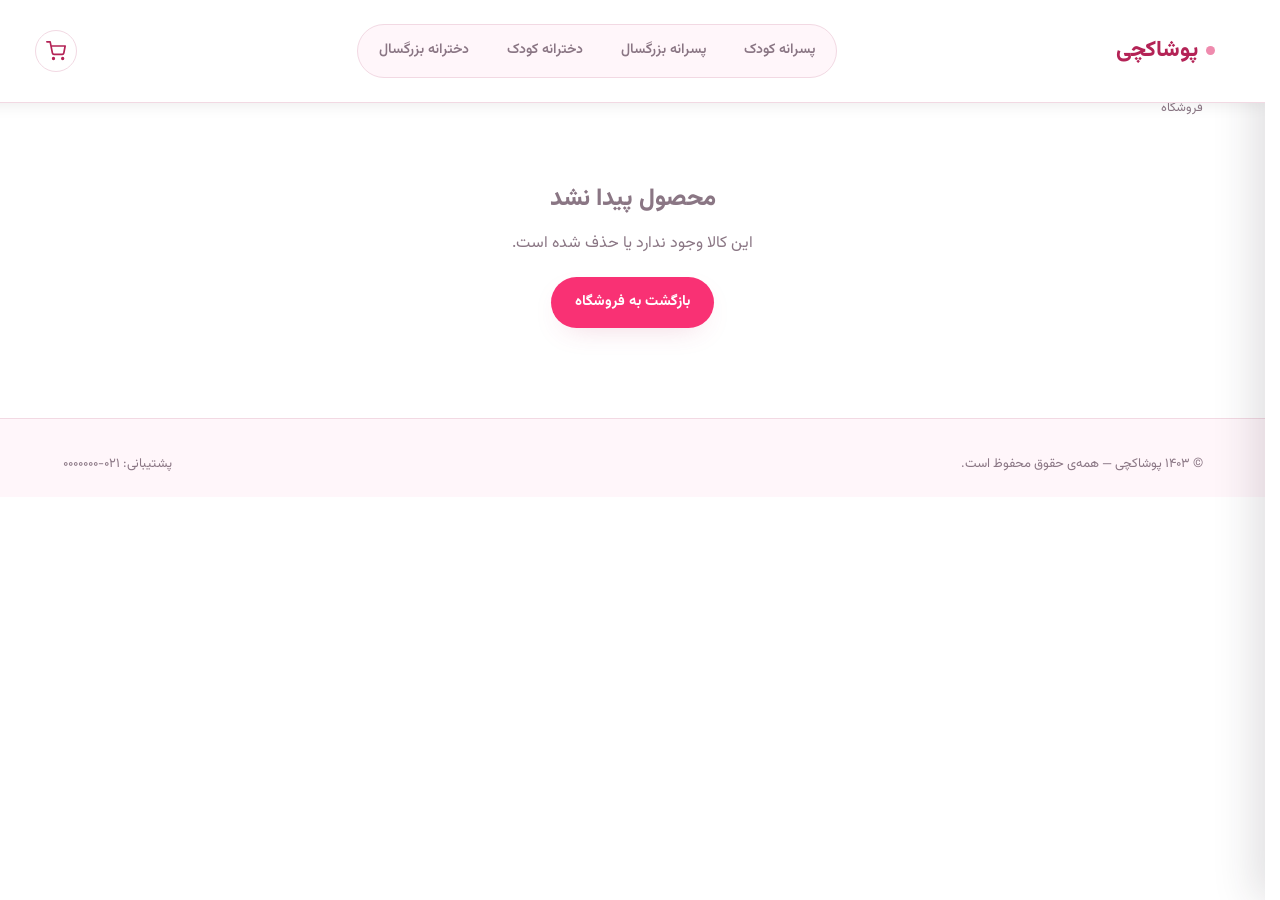
<file: product.html>
<!DOCTYPE html>
<html lang="fa" dir="rtl">
<head>
<meta charset="UTF-8">
<meta name="viewport" content="width=device-width, initial-scale=1.0">
<title>جزئیات محصول | پوشاکچی</title>
<link rel="preconnect" href="https://fonts.googleapis.com">
<link href="https://fonts.googleapis.com/css2?family=Vazirmatn:wght@400;500;600;700;800&display=swap" rel="stylesheet">
<link rel="stylesheet" href="css/style.css">
</head>
<body>

<header class="site-header">
  <div class="container header-inner">
    <button class="icon-btn nav-toggle" onclick="toggleMobileNav()" aria-label="باز کردن منو">
      <svg viewBox="0 0 24 24" fill="none" stroke-width="2" stroke-linecap="round"><path d="M4 6h16M4 12h16M4 18h16"/></svg>
    </button>
    <a href="index.html" class="logo"><span class="dot"></span> پوشاکچی</a>
    <nav class="main-nav" id="mainNav">
      <div class="nav-head">
        <span>دسته‌بندی‌ها</span>
        <button class="close-btn" onclick="closeNav()" aria-label="بستن منو">
          <svg viewBox="0 0 24 24" fill="none" stroke-width="2" stroke-linecap="round"><path d="M18 6 6 18M6 6l12 12"/></svg>
        </button>
      </div>
      <a href="index.html?cat=boy-kids" data-cat="boy-kids">پسرانه کودک</a>
      <a href="index.html?cat=boy-adult" data-cat="boy-adult">پسرانه بزرگسال</a>
      <a href="index.html?cat=girl-kids" data-cat="girl-kids">دخترانه کودک</a>
      <a href="index.html?cat=girl-adult" data-cat="girl-adult">دخترانه بزرگسال</a>
    </nav>
    <div class="header-actions">
      <button class="icon-btn" onclick="openCart()" aria-label="سبد خرید">
        <svg viewBox="0 0 24 24" fill="none" stroke-width="2" stroke-linecap="round" stroke-linejoin="round"><circle cx="9" cy="21" r="1"/><circle cx="20" cy="21" r="1"/><path d="M1 1h4l2.68 13.39a2 2 0 0 0 2 1.61h9.72a2 2 0 0 0 2-1.61L23 6H6"/></svg>
        <span class="cart-count" id="cartCount">0</span>
      </button>
    </div>
  </div>
</header>

<div class="container">
  <div class="breadcrumb" id="breadcrumb">
    <a href="index.html">فروشگاه</a>
  </div>

  <div id="productRoot"></div>
</div>

<footer class="site-footer">
  <div class="container footer-inner">
    <span>© ۱۴۰۳ پوشاکچی — همه‌ی حقوق محفوظ است.</span>
    <span>پشتیبانی: ۰۲۱-۰۰۰۰۰۰۰</span>
  </div>
</footer>

<div class="overlay" id="overlay"></div>
<aside class="cart-drawer" id="cartDrawer">
  <div class="cart-head">
    <h3>سبد خرید</h3>
    <button class="close-btn" onclick="closeCart()">
      <svg viewBox="0 0 24 24" fill="none" stroke-width="2" stroke-linecap="round"><path d="M18 6 6 18M6 6l12 12"/></svg>
    </button>
  </div>
  <div class="cart-items" id="cartItems"></div>
  <div class="cart-foot" id="cartFoot" style="display:none">
    <div class="cart-total-row"><span>جمع کل</span><span id="cartTotal">۰ تومان</span></div>
    <a href="checkout.html" class="btn btn-primary btn-block">ادامه فرآیند خرید</a>
  </div>
</aside>

<div class="toast" id="toast"></div>

<script src="js/config.js"></script>
<script src="js/app.js"></script>
<script>
const CAT_LABELS = {
  "boy-kids": "پسرانه کودک",
  "boy-adult": "پسرانه بزرگسال",
  "girl-kids": "دخترانه کودک",
  "girl-adult": "دخترانه بزرگسال"
};

let currentProduct = null;
let selectedSize = null;
let selectedColor = null;
let activeImgIndex = 0;

function getIdFromUrl(){
  return new URLSearchParams(location.search).get("id");
}

function renderNotFound(){
  document.getElementById("productRoot").innerHTML = `
    <div class="empty-state">
      <h2>محصول پیدا نشد</h2>
      <p style="margin-top:10px">این کالا وجود ندارد یا حذف شده است.</p>
      <a href="index.html" class="btn btn-primary" style="margin-top:20px">بازگشت به فروشگاه</a>
    </div>`;
}

function renderProduct(p){
  document.title = p.name + " | پوشاکچی";
  document.getElementById("breadcrumb").innerHTML =
    `<a href="index.html">فروشگاه</a> / <a href="index.html?cat=${p.category}">${CAT_LABELS[p.category]||""}</a> / <span>${p.name}</span>`;

  selectedSize = p.sizes && p.sizes[0] ? p.sizes[0] : null;
  selectedColor = p.colors && p.colors[0] ? p.colors[0] : null;
  activeImgIndex = 0;

  const images = (p.images && p.images.length) ? p.images : [""];

  document.getElementById("productRoot").innerHTML = `
  <div class="product-detail">
    <div>
      <div class="gallery-main"><img id="mainImg" src="${images[0]}" alt="${p.name}"></div>
      ${images.length>1 ? `<div class="gallery-thumbs">
        ${images.map((img,i)=>`<button data-i="${i}" class="${i===0?'active':''}"><img src="${img}"></button>`).join("")}
      </div>` : ""}
    </div>
    <div>
      <div class="pd-cat">${CAT_LABELS[p.category]||""}</div>
      <h1 class="pd-title">${p.name}</h1>
      <div class="pd-price">${formatPrice(p.price)}</div>

      <span class="stock-badge ${p.stock?'in':'out'}">
        <span class="dot"></span> ${p.stock ? "موجود در انبار" : "ناموجود"}
      </span>

      <p class="pd-desc">${p.description}</p>

      ${p.sizes && p.sizes.length ? `
      <div class="option-group">
        <label class="title">سایز</label>
        <div class="option-pills" id="sizeOptions">
          ${p.sizes.map(s=>`<button class="option-pill ${s===selectedSize?'selected':''}" data-size="${s}">${s}</button>`).join("")}
        </div>
      </div>`:""}

      ${p.colors && p.colors.length ? `
      <div class="option-group">
        <label class="title">رنگ</label>
        <div class="option-pills" id="colorOptions">
          ${p.colors.map(c=>`<button class="option-pill ${c===selectedColor?'selected':''}" data-color="${c}">${c}</button>`).join("")}
        </div>
      </div>`:""}

      <div class="pd-qty-row">
        <label class="title" style="margin:0">تعداد</label>
        <div class="qty-control">
          <button id="qtyMinus">−</button>
          <span id="qtyVal">1</span>
          <button id="qtyPlus">+</button>
        </div>
      </div>

      <div class="pd-actions">
        <button class="btn btn-primary" id="addBtn" ${p.stock? "":"disabled"}>
          افزودن به سبد خرید
        </button>
        <a href="index.html?cat=${p.category}" class="btn btn-outline">مشاهده مشابه</a>
      </div>
    </div>
  </div>`;

  // thumbnails
  document.querySelectorAll(".gallery-thumbs button").forEach(btn=>{
    btn.addEventListener("click", ()=>{
      activeImgIndex = +btn.dataset.i;
      document.getElementById("mainImg").src = images[activeImgIndex];
      document.querySelectorAll(".gallery-thumbs button").forEach(b=>b.classList.remove("active"));
      btn.classList.add("active");
    });
  });

  // size / color
  document.querySelectorAll("#sizeOptions .option-pill").forEach(btn=>{
    btn.addEventListener("click", ()=>{
      selectedSize = btn.dataset.size;
      document.querySelectorAll("#sizeOptions .option-pill").forEach(b=>b.classList.remove("selected"));
      btn.classList.add("selected");
    });
  });
  document.querySelectorAll("#colorOptions .option-pill").forEach(btn=>{
    btn.addEventListener("click", ()=>{
      selectedColor = btn.dataset.color;
      document.querySelectorAll("#colorOptions .option-pill").forEach(b=>b.classList.remove("selected"));
      btn.classList.add("selected");
    });
  });

  // qty
  let qty = 1;
  const qtyVal = document.getElementById("qtyVal");
  document.getElementById("qtyMinus").addEventListener("click", ()=>{
    qty = Math.max(1, qty-1); qtyVal.textContent = qty;
  });
  document.getElementById("qtyPlus").addEventListener("click", ()=>{
    qty = Math.min(20, qty+1); qtyVal.textContent = qty;
  });

  // add to cart
  document.getElementById("addBtn")?.addEventListener("click", ()=>{
    addToCart(p, qty, selectedSize, selectedColor);
    openCart();
  });
}

(async function init(){
  const id = getIdFromUrl();
  const p = id ? await getProductById(id) : null;
  if(!p){ renderNotFound(); return; }
  currentProduct = p;
  renderProduct(p);
})();
</script>
</body>
</html>
</file>
<file: css/style.css>
/* ===== Design tokens ===== */
:root{
  --white:#ffffff;
  --pink-50:#fff6fa;
  --pink-100:#ffe9f2;
  --pink-200:#fcd3e4;
  --pink-300:#fb9ec3;
  --pink-400:#ef8bae;
  --pink-500:#f93174;
  --pink-600:#b42356;
  --pink-700:#950e3d;
  --ink:#2b2230;
  --muted:#8a7684;
  --line:#f2d9e3;
  --success:#3fa66b;
  --danger:#d3455b;
  --radius-lg:22px;
  --radius-md:14px;
  --radius-sm:8px;
  --shadow-soft:0 10px 30px -14px rgba(193,60,107,.28);
  --shadow-card:0 4px 18px -8px rgba(193,60,107,.22);
  --font-body:'Vazirmatn', Tahoma, sans-serif;
}

*{box-sizing:border-box;}
html{
  scroll-behavior:smooth;
  scroll-behavior:smooth;
  scrollbar-gutter: stable;
}

body{
  margin:0;
  margin-top: 20px;
  padding-top: 60px;
  font-family:var(--font-body);
  background:var(--white);
  color:var(--ink);
  direction:rtl;
  line-height:1.7;
}
img{max-width:100%;display:block;}
a{color:inherit;text-decoration:none;}
button{font-family:inherit;cursor:pointer;}
ul{margin:0;padding:0;list-style:none;}
h1,h2,h3,h4{margin:0;font-weight:800;}
p{margin:0;}
:focus-visible{outline:3px solid var(--pink-500);outline-offset:2px;}

.container{
  max-width:1180px;
  margin:0 auto;
  padding:0 20px;
}

/* ===== Stitch divider — signature motif ===== */
.stitch{
  border:none;
  border-top:2px dashed var(--pink-300);
  margin:0;
}
.stitch-label{
  position:relative;
  text-align:center;
  margin:44px 0 28px;
}
.stitch-label::before{
  content:"";
  position:absolute;
  top:50%;right:0;left:0;
  border-top:2px dashed var(--pink-200);
  z-index:0;
}
.stitch-label span{
  position:relative;
  z-index:1;
  background:var(--white);
  padding:0 18px;
  font-size:13px;
  letter-spacing:.5px;
  color:var(--pink-600);
  font-weight:700;
}

/* ===== Header ===== */
.site-header{
  position:sticky;top:0;z-index:50;
  background:rgba(255,255,255,.92);
  backdrop-filter:blur(8px);
  border-bottom:1px solid var(--line);
    position: fixed;
    top: 0;
    left: 0;
    width: 100%;
    z-index: 1000;
    padding-top: 10px;
    padding-bottom: 10px;
    background: #fff;
    box-shadow: 0 2px 15px rgba(0,0,0,.08);
}
.header-inner{
  display:flex;align-items:center;justify-content:space-between;
  padding:14px 0;
  gap:16px;
}
.logo{
  display:flex;align-items:center;gap:8px;
  font-size:22px;font-weight:800;color:var(--pink-600);
}
.logo .dot{
  width:9px;height:9px;border-radius:50%;
  background:var(--pink-400);
}
.main-nav{
  display:flex;gap:6px;
  background:var(--pink-50);
  padding:5px;border-radius:999px;
  border:1px solid var(--line);
}
.main-nav a{
  padding:9px 16px;
  border-radius:999px;
  font-size:14px;font-weight:600;
  color:var(--muted);
  white-space:nowrap;
  transition:.2s;
}
.main-nav a:hover{color:var(--pink-600);}
.main-nav a.active{
  background:var(--pink-500);
  color:#fff;
  box-shadow:var(--shadow-card);
}
.header-actions{display:flex;align-items:center;gap:10px;}
.icon-btn{
  position:relative;
  width:42px;height:42px;
  border-radius:50%;
  border:1px solid var(--line);
  background:var(--white);
  display:flex;align-items:center;justify-content:center;
  transition:.2s;
}
.icon-btn:hover{border-color:var(--pink-400);background:var(--pink-50);}
.icon-btn svg{width:20px;height:20px;stroke:var(--pink-600);}
.cart-count{
  position:absolute;top:-4px;left:-4px;
  min-width:19px;height:19px;padding:0 4px;
  background:var(--pink-600);color:#fff;
  border-radius:999px;
  font-size:11px;font-weight:700;
  display:flex;align-items:center;justify-content:center;
}
.nav-toggle{display:none;}

/* ===== Hero ===== */
.hero{
  background:linear-gradient(180deg,var(--pink-50) 0%, var(--white) 100%);
  padding:56px 0 40px;
  overflow:hidden;
}
.hero-inner{
  display:grid;grid-template-columns:1.1fr .9fr;
  gap:32px;align-items:center;
}
.hero-eyebrow{
  display:inline-block;
  font-size:12px;font-weight:700;letter-spacing:.5px;
  color:var(--pink-600);
  background:var(--pink-100);
  padding:6px 14px;border-radius:999px;
  margin-bottom:16px;
}
.hero h1{
  font-size:clamp(28px,4.4vw,46px);
  line-height:1.25;
  margin-bottom:14px;
}
.hero h1 em{
  font-style:normal;
  color:var(--pink-500);
  position:relative;
}
.hero p.lead{
  color:var(--muted);
  font-size:16px;
  max-width:46ch;
  margin-bottom:24px;
}
.hero-visual{
  position:relative;
  aspect-ratio:1/1;
  border-radius:28px;
  background:var(--pink-100);
  display:flex;align-items:center;justify-content:center;
  overflow:hidden;
}
.hero-visual svg{width:60%;height:60%;position:relative;z-index:2;filter:drop-shadow(0 12px 20px rgba(193,60,107,.18));}
.hero-visual::after{
  content:"";
  position:absolute;inset:14px;
  border:2px dashed var(--pink-300);
  border-radius:20px;
  z-index:1;
}
.hero-blob{position:absolute;border-radius:50%;z-index:0;opacity:.7;}
.hero-blob-1{width:55%;height:55%;background:var(--pink-200);top:-10%;right:-10%;}
.hero-blob-2{width:40%;height:40%;background:var(--pink-300);bottom:-8%;left:-8%;opacity:.5;}
.hero-badge{
  position:absolute;bottom:18px;right:18px;z-index:3;
  background:#fff;color:var(--pink-600);
  font-size:12px;font-weight:700;
  padding:8px 14px;border-radius:999px;
  box-shadow:var(--shadow-card);
  border:1px solid var(--pink-200);
}

.features-strip{
  display:grid;grid-template-columns:repeat(4,1fr);gap:14px;
  margin-top:38px;
}
.feature-item{
  display:flex;align-items:center;gap:12px;
  background:#fff;border:1px solid var(--line);
  border-radius:var(--radius-md);
  padding:14px 16px;
}
.feature-icon{font-size:22px;flex-shrink:0;}
.feature-item b{display:block;font-size:13px;margin-bottom:2px;}
.feature-item small{font-size:11.5px;color:var(--muted);}
@media (max-width:900px){
  .features-strip{grid-template-columns:repeat(2,1fr);}
}
@media (max-width:480px){
  .features-strip{grid-template-columns:1fr;}
  .hero-badge{font-size:11px;padding:6px 12px;bottom:12px;right:12px;}
}

.btn{
  display:inline-flex;align-items:center;justify-content:center;gap:8px;
  padding:13px 24px;
  border-radius:999px;
  border:none;
  font-weight:700;font-size:14.5px;
  transition:.2s;
}
.btn-primary{background:var(--pink-500);color:#fff;box-shadow:var(--shadow-soft);}
.btn-primary:hover{background:var(--pink-600);transform:translateY(-1px);}
.btn-outline{background:#fff;color:var(--pink-600);border:1.5px solid var(--pink-300);}
.btn-outline:hover{background:var(--pink-50);}
.btn-block{width:100%;}
.btn:disabled{opacity:.5;cursor:not-allowed;transform:none;}

/* ===== Category chips (mobile-friendly filter) ===== */
.filters{
  display:flex;gap:10px;flex-wrap:wrap;
  padding:28px 0 6px;
}
.chip{
  padding:9px 18px;
  border-radius:999px;
  border:1.5px solid var(--line);
  font-size:13.5px;font-weight:600;
  color:var(--muted);
  background:#fff;
}
.chip.active{
  border-color:var(--pink-500);
  color:var(--pink-600);
  background:var(--pink-50);
}

/* ===== Product grid ===== */
.section-title{
  display:flex;align-items:baseline;justify-content:space-between;
  padding-top:36px;
}
.section-title h2{font-size:22px;}
.section-title span{color:var(--muted);font-size:13.5px;}

.grid{
  display:grid;
  grid-template-columns:repeat(4,1fr);
  gap:18px;
  padding:22px 0 50px;
}
.card{
  background:#fff;
  border:1px solid var(--line);
  border-radius:var(--radius-lg);
  overflow:hidden;
  transition:.25s;
  display:flex;flex-direction:column;
}
.card:hover{
  box-shadow:var(--shadow-card);
  transform:translateY(-3px);
  border-color:var(--pink-300);
}
.card-media{
  position:relative;
  aspect-ratio:4/5;
  background:var(--pink-50);
  overflow:hidden;
}
.card-media img{width:100%;height:100%;object-fit:contain;padding:14px;}
.ribbon{
  position:absolute;top:12px;right:-6px;
  background:var(--pink-500);
  color:#fff;
  font-size:11.5px;font-weight:700;
  padding:5px 14px 5px 10px;
  clip-path:polygon(0 0,100% 0,100% 100%,8px 100%,0 70%);
}
.ribbon.out{background:var(--muted);}
.card-body{padding:14px 16px 16px;display:flex;flex-direction:column;gap:6px;flex:1;}
.card-cat{font-size:11.5px;color:var(--pink-500);font-weight:700;}
.card-name{font-size:15px;font-weight:700;line-height:1.5;}
.card-desc{font-size:12.5px;color:var(--muted);
  display:-webkit-box;-webkit-line-clamp:2;-webkit-box-orient:vertical;overflow:hidden;}
.card-footer{
  display:flex;align-items:center;justify-content:space-between;
  margin-top:auto;padding-top:10px;
}
.price{font-weight:800;font-size:15px;}
.price small{font-weight:500;font-size:11px;color:var(--muted);margin-right:3px;}
.add-btn{
  width:38px;height:38px;border-radius:50%;
  background:var(--pink-100);border:none;
  display:flex;align-items:center;justify-content:center;
  transition:.2s;
  padding:0;
}
.add-btn svg{width:18px;height:18px;stroke:var(--pink-600);}
.add-btn:hover{background:var(--pink-500);}
.add-btn:hover svg{stroke:#fff;}
.add-btn:disabled{opacity:.4;cursor:not-allowed;}
.add-btn:disabled:hover{background:var(--pink-100);}
.add-btn:disabled:hover svg{stroke:var(--pink-600);}
.empty-state{
  text-align:center;padding:60px 20px;color:var(--muted);
}

/* ===== Cart drawer ===== */
.overlay{
  position:fixed;inset:0;
  background:rgba(43,34,48,.35);
  opacity:0;pointer-events:none;
  transition:.25s;
  z-index:90;
}
.overlay.show{opacity:1;pointer-events:auto;}
.cart-drawer{
  position:fixed;top:0;bottom:0;right:0;
  width:min(400px,92vw);
  background:#fff;
  z-index:91;
  transform:translateX(100%);
  transition:.3s cubic-bezier(.4,0,.2,1);
  display:flex;flex-direction:column;
  box-shadow:-10px 0 40px rgba(43,34,48,.15);
}
.cart-drawer.open{transform:translateX(0);}
.cart-head{
  display:flex;align-items:center;justify-content:space-between;
  padding:18px 20px;border-bottom:1px solid var(--line);
}
.cart-head h3{font-size:17px;}
.close-btn{
  width:34px;height:34px;border-radius:50%;border:none;
  background:var(--pink-50);display:flex;align-items:center;justify-content:center;
}
.close-btn svg{width:16px;height:16px;stroke:var(--pink-600);}
.cart-items{flex:1;overflow-y:auto;padding:14px 20px;display:flex;flex-direction:column;gap:14px;}
.cart-item{
  display:flex;gap:12px;
  border:1px solid var(--line);
  border-radius:var(--radius-md);
  padding:10px;
}
.cart-item-img{
  width:64px;height:64px;border-radius:10px;
  background:var(--pink-50);flex-shrink:0;
  display:flex;align-items:center;justify-content:center;overflow:hidden;
}
.cart-item-img img{width:100%;height:100%;object-fit:contain;padding:6px;}
.cart-item-info{flex:1;min-width:0;}
.cart-item-info .name{font-size:13.5px;font-weight:700;margin-bottom:2px;}
.cart-item-info .meta{font-size:11.5px;color:var(--muted);margin-bottom:8px;}
.qty-row{display:flex;align-items:center;justify-content:space-between;}
.qty-control{
  display:flex;align-items:center;gap:0;
  border:1px solid var(--line);border-radius:999px;overflow:hidden;
}
.qty-control button{
  width:26px;height:26px;background:var(--pink-50);border:none;
  font-size:15px;font-weight:700;color:var(--pink-600);
}
.qty-control span{width:26px;text-align:center;font-size:13px;font-weight:700;}
.remove-link{font-size:11.5px;color:var(--danger);font-weight:600;border:none;background:none;padding:0;}
.item-price{font-size:12.5px;font-weight:700;white-space:nowrap;}

.cart-empty{
  padding:60px 20px;text-align:center;color:var(--muted);
}
.cart-foot{
  border-top:1px solid var(--line);
  padding:16px 20px 20px;
  display:flex;flex-direction:column;gap:12px;
}
.cart-total-row{display:flex;align-items:center;justify-content:space-between;font-size:15px;font-weight:700;}

/* ===== Footer ===== */
.site-footer{
  background:var(--pink-50);
  border-top:1px solid var(--line);
  padding:34px 0 22px;
  margin-top:30px;
}
.footer-inner{
  display:flex;justify-content:space-between;align-items:center;
  flex-wrap:wrap;gap:14px;
  font-size:13px;color:var(--muted);
}

/* ===== Toast ===== */
.toast{
  position:fixed;bottom:22px;left:50%;
  transform:translate(-50%,20px);
  background:var(--ink);color:#fff;
  padding:12px 22px;border-radius:999px;
  font-size:13.5px;font-weight:600;
  opacity:0;pointer-events:none;
  transition:.25s;z-index:200;
  display:flex;align-items:center;gap:8px;
}
.toast.show{opacity:1;transform:translate(-50%,0);}

/* ===== Breadcrumb ===== */
.breadcrumb{
  font-size:12.5px;color:var(--muted);padding:18px 0 0;
}
.breadcrumb a:hover{color:var(--pink-600);}

/* ===== Product detail page ===== */
.product-detail{
  display:grid;
  grid-template-columns:1fr 1fr;
  gap:44px;
  padding:24px 0 60px;
}
.gallery-main{
  aspect-ratio:1/1;
  background:var(--pink-50);
  border-radius:var(--radius-lg);
  display:flex;align-items:center;justify-content:center;
  overflow:hidden;
  border:1px solid var(--line);
}
.gallery-main img{width:70%;height:70%;object-fit:contain;}
.gallery-thumbs{display:flex;gap:10px;margin-top:12px;}
.gallery-thumbs button{
  width:60px;height:60px;border-radius:10px;
  background:var(--pink-50);border:1.5px solid var(--line);
  padding:8px;
}
.gallery-thumbs button.active{border-color:var(--pink-500);}

.pd-cat{color:var(--pink-500);font-weight:700;font-size:13px;margin-bottom:8px;}
.pd-title{font-size:26px;margin-bottom:10px;}
.pd-price{font-size:22px;font-weight:800;color:var(--pink-600);margin-bottom:18px;}
.pd-desc{color:var(--muted);font-size:14.5px;margin-bottom:22px;}
.option-group{margin-bottom:20px;}
.option-group label.title{
  display:block;font-size:13.5px;font-weight:700;margin-bottom:10px;
}
.option-pills{display:flex;gap:8px;flex-wrap:wrap;}
.option-pill{
  padding:8px 16px;border-radius:999px;
  border:1.5px solid var(--line);
  font-size:13px;font-weight:600;background:#fff;
}
.option-pill.selected{border-color:var(--pink-500);background:var(--pink-50);color:var(--pink-600);}

.pd-qty-row{display:flex;align-items:center;gap:16px;margin:22px 0;}
.pd-actions{display:flex;gap:12px;}
.stock-badge{
  display:inline-flex;align-items:center;gap:6px;
  font-size:12.5px;font-weight:700;
  padding:6px 12px;border-radius:999px;
  margin-bottom:16px;
}
.stock-badge.in{background:#eaf8ef;color:var(--success);}
.stock-badge.out{background:#fbeaec;color:var(--danger);}
.stock-badge .dot{width:7px;height:7px;border-radius:50%;background:currentColor;}

/* ===== Checkout page ===== */
.checkout-wrap{padding:30px 0 70px;display:grid;grid-template-columns:1.5fr 1fr;gap:34px;}
.steps{display:flex;gap:8px;margin-bottom:26px;}
.step{
  flex:1;text-align:center;padding:10px 6px;border-radius:12px;
  background:var(--pink-50);font-size:12.5px;font-weight:700;color:var(--muted);
  border:1.5px solid var(--line);
}
.step.active{background:var(--pink-500);color:#fff;border-color:var(--pink-500);}
.step.done{background:#eaf8ef;color:var(--success);border-color:#cdeedb;}

.panel{
  border:1px solid var(--line);border-radius:var(--radius-lg);
  padding:22px 22px 24px;margin-bottom:18px;background:#fff;
}
.panel h3{font-size:16px;margin-bottom:16px;}
.form-grid{display:grid;grid-template-columns:1fr 1fr;gap:14px;}
.form-field{display:flex;flex-direction:column;gap:6px;}
.form-field.full{grid-column:1/-1;}
.form-field label{font-size:12.5px;font-weight:700;color:var(--muted);}
.form-field input,.form-field select,.form-field textarea{
  border:1.5px solid var(--line);
  border-radius:10px;
  padding:11px 13px;
  font-family:inherit;
  font-size:14px;
  background:#fff;
  color:var(--ink);
}
.form-field input:focus,.form-field select:focus,.form-field textarea:focus{
  border-color:var(--pink-500);outline:none;
}
.form-field textarea{resize:vertical;min-height:74px;}
.field-error{font-size:11.5px;color:var(--danger);display:none;}
.form-field.invalid input,.form-field.invalid select,.form-field.invalid textarea{border-color:var(--danger);}
.form-field.invalid .field-error{display:block;}

.ship-options,.pay-options{display:flex;flex-direction:column;gap:12px;}
.option-card{
  display:flex;align-items:flex-start;gap:12px;
  border:1.5px solid var(--line);border-radius:var(--radius-md);
  padding:14px 16px;cursor:pointer;transition:.2s;
}
.option-card:hover{border-color:var(--pink-300);}
.option-card.selected{border-color:var(--pink-500);background:var(--pink-50);}
.option-card input{margin-top:3px;accent-color:var(--pink-500);}
.option-card .ot{font-weight:700;font-size:14px;margin-bottom:3px;}
.option-card .os{font-size:12.5px;color:var(--muted);}
.option-card .price-tag{margin-right:auto;font-weight:800;font-size:14px;color:var(--pink-600);white-space:nowrap;}
.option-card.disabled{opacity:.45;pointer-events:none;}
.hint-box{
  background:var(--pink-50);border:1px dashed var(--pink-300);
  border-radius:10px;padding:10px 12px;font-size:12px;color:var(--pink-700);margin-top:4px;
}

.summary-card{
  border:1px solid var(--line);border-radius:var(--radius-lg);
  padding:20px;position:sticky;top:90px;background:#fff;
}
.summary-card h3{font-size:16px;margin-bottom:14px;}
.summary-item{display:flex;justify-content:space-between;font-size:13px;padding:7px 0;color:var(--muted);}
.summary-item b{color:var(--ink);}
.summary-total{
  display:flex;justify-content:space-between;
  border-top:1.5px dashed var(--pink-200);
  margin-top:10px;padding-top:14px;
  font-size:16px;font-weight:800;
}

.result-box{
  text-align:center;padding:60px 20px;
}
.result-box .icon{
  width:74px;height:74px;border-radius:50%;
  background:#eaf8ef;display:flex;align-items:center;justify-content:center;
  margin:0 auto 18px;
}
.result-box .icon svg{width:34px;height:34px;stroke:var(--success);}
.result-box .icon.fail{background:#fbeaec;}
.result-box .icon.fail svg{stroke:var(--danger);}
.result-box h2{margin-bottom:10px;}
.result-box p{color:var(--muted);margin-bottom:26px;}

/* ===== Admin page ===== */
.admin-wrap{max-width:760px;margin:0 auto;padding:40px 20px 70px;}
.admin-header{margin-bottom:26px;}
.admin-header h1{font-size:24px;margin-bottom:8px;}
.admin-header p{color:var(--muted);font-size:13.5px;}
.note-box{
  background:var(--pink-50);border:1px solid var(--pink-200);
  border-radius:var(--radius-md);padding:14px 16px;
  font-size:13px;color:var(--pink-700);margin-bottom:24px;line-height:1.9;
}
.img-drop{
  border:2px dashed var(--pink-300);border-radius:var(--radius-md);
  padding:20px;text-align:center;font-size:13px;color:var(--muted);
  cursor:pointer;background:var(--pink-50);
}
.img-preview-row{display:flex;gap:10px;flex-wrap:wrap;margin-top:12px;}
.img-preview{
  width:70px;height:70px;border-radius:10px;overflow:hidden;
  border:1px solid var(--line);position:relative;
}
.img-preview img{width:100%;height:100%;object-fit:cover;}
.img-preview button{
  position:absolute;top:2px;left:2px;width:18px;height:18px;
  border-radius:50%;background:rgba(43,34,48,.7);color:#fff;border:none;
  font-size:11px;line-height:1;
}
.table-wrap{overflow-x:auto;margin-top:30px;}
table{width:100%;border-collapse:collapse;font-size:12.5px;}
table th,table td{padding:10px;text-align:right;border-bottom:1px solid var(--line);}
table th{color:var(--muted);font-weight:700;}
.pill-tiny{
  font-size:11px;padding:3px 10px;border-radius:999px;
  background:var(--pink-100);color:var(--pink-600);font-weight:700;
}
.del-row{border:none;background:none;color:var(--danger);font-size:12px;font-weight:700;}

/* ===== Body/scroll lock (used while cart or mobile nav is open) ===== */
html.no-scroll, body.no-scroll{
  overflow:hidden;
  height:100%;
}

/* ===== Mobile nav panel header (hidden on desktop, shown as a real
   header with a close button once the nav becomes an off-canvas panel) ===== */
.nav-head{
  display:none;
  align-items:center;justify-content:space-between;
  margin-bottom:14px;
  padding-bottom:14px;
  border-bottom:1px solid var(--line);
}
.nav-head span{font-weight:800;color:var(--pink-600);font-size:15px;}

/* ===== Global overflow guard ===== */
html, body{max-width:100%;overflow-x:hidden;}
img, svg{max-width:100%;}

/* ===== Responsive ===== */
@media (max-width:980px){
  .grid{grid-template-columns:repeat(3,1fr);}
  .product-detail{grid-template-columns:1fr;gap:26px;}
  .checkout-wrap{grid-template-columns:1fr;}
  .summary-card{position:static;}
}
@media (max-width:760px){
  /* اصلاح چیدمان هدر موبایل: دیگه از space-between استفاده نمی‌کنیم
     چون main-nav با position:fixed از جریان فلکس خارج می‌شه و فقط
     ۳ آیتم (دکمه‌ی منو، لوگو، سبد خرید) برای چیدن می‌مونه که با
     space-between به‌صورت نامتوازن پخش می‌شدن. */
  .header-inner{
    justify-content:flex-start;
  }
  .header-actions{
    margin-inline-start:auto;
  }
.header-actions{
  margin-inline-start:auto;
  margin-inline-end:25px; /* یه‌کم از لبه فاصله می‌گیره */
}
  .hero-inner{grid-template-columns:1fr;}
.hero-visual{
    display:flex;
    align-items:center;
    position:relative;
}

.hero-image{
    width:100%;
    max-width:520px;
    height:auto;
    display:block;
    object-fit:contain;
    border-radius:24px;
}  .hero{padding:32px 0 24px;}
  .hero h1{font-size:clamp(22px,6vw,30px);}

  .main-nav{
    position:fixed !important;
    top:0 !important; bottom:0 !important; right:0 !important; left:auto !important;
    width:80vw !important; max-width:300px !important;
    height:100vh !important;
    background:#fff !important;
    flex-direction:column !important; align-items:stretch !important;
    border-radius:0 !important;
    border:none !important;
    gap:6px;
    padding:20px 18px;
    transform:translateX(100%);
    transition:transform .3s cubic-bezier(.4,0,.2,1);
    z-index:110;
    box-shadow:-10px 0 30px rgba(0,0,0,.12);
    overflow-y:auto;
  }
  .main-nav.open{transform:translateX(0) !important;}
  .nav-head{display:flex;}
  .main-nav a{text-align:center;padding:14px;border-radius:12px;}

  .nav-toggle{
    display:flex;width:42px;height:42px;border-radius:50%;flex-shrink:0;
    border:1px solid var(--line);align-items:center;justify-content:center;background:#fff;
  }
  .nav-toggle svg{width:20px;height:20px;stroke:var(--pink-600);}

  .overlay{z-index:100;}
  .cart-drawer{z-index:111;}

  .grid{grid-template-columns:repeat(2,1fr);gap:10px;}
  .card-media{aspect-ratio:1/1.1;}
  .card-body{padding:11px 12px 12px;}
  .card-name{font-size:13.5px;}
  .card-desc{font-size:11.5px;}
  .price{font-size:13.5px;}
  .add-btn{width:32px;height:32px;}
  .add-btn svg{width:15px;height:15px;}

  .filters{
    flex-wrap:nowrap;
    overflow-x:auto;
    -webkit-overflow-scrolling:touch;
    padding-bottom:10px;
    margin:0 -20px;
    padding-inline:20px;
    scrollbar-width:none;
  }
  .filters::-webkit-scrollbar{display:none;}
  .chip{flex-shrink:0;}

  .form-grid{grid-template-columns:1fr;}

  .product-detail{padding:16px 0 40px;}
  .gallery-thumbs{flex-wrap:wrap;}
  .pd-title{font-size:21px;}
  .pd-price{font-size:19px;}
  .pd-actions{flex-direction:column;}
  .pd-actions .btn{width:100%;}
  .pd-qty-row{justify-content:space-between;}
}
@media (max-width:480px){
  .container{padding:0 14px;}
  .filters{margin:0 -14px;padding-inline:14px;}
  .hero{padding:28px 0 20px;}
  .cart-drawer{width:100vw;}
  .main-nav{width:82vw;max-width:280px;}
  .grid{gap:10px;}
  .header-actions{gap:6px;}
  .logo{font-size:18px;}
}
</file>
